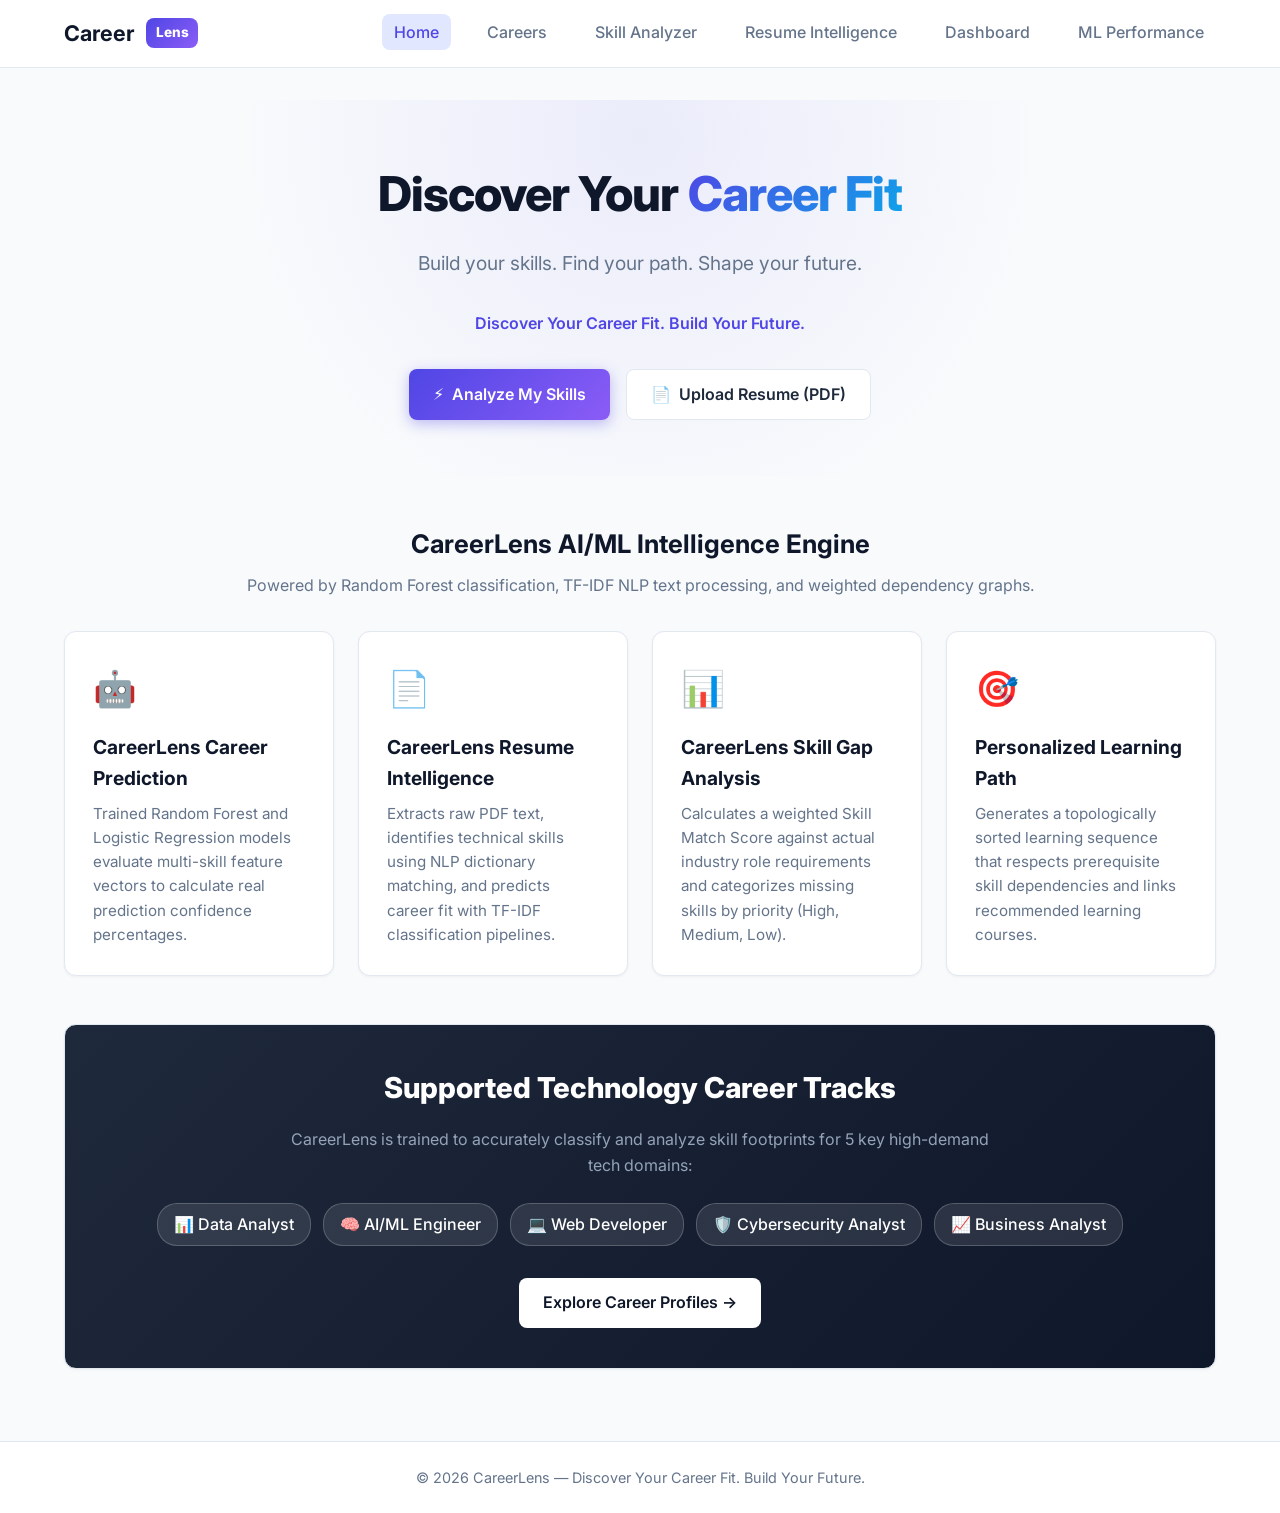
<file: frontend/index.html>
<!DOCTYPE html>
<html lang="en">
<head>
    <meta charset="UTF-8">
    <meta name="viewport" content="width=device-width, initial-scale=1.0">
    <title>CareerLens – AI Career Prediction & Skill Gap Analyzer</title>
    <meta name="description" content="CareerLens - Discover your career fit, analyze skill gaps, and build your personalized learning path powered by Machine Learning and NLP.">
    <link rel="stylesheet" href="css/style.css">
    <link rel="preconnect" href="https://fonts.googleapis.com">
    <link rel="preconnect" href="https://fonts.gstatic.com" crossorigin>
    <link href="https://fonts.googleapis.com/css2?family=Inter:wght@400;500;600;700;800&display=swap" rel="stylesheet">
</head>
<body>

    <!-- Header Navigation -->
    <nav class="navbar">
        <div class="nav-container">
            <a href="index.html" class="brand-logo">
                Career<span class="logo-badge">Lens</span>
            </a>
            <ul class="nav-links">
                <li><a href="index.html" class="nav-link active">Home</a></li>
                <li><a href="careers.html" class="nav-link">Careers</a></li>
                <li><a href="analyzer.html" class="nav-link">Skill Analyzer</a></li>
                <li><a href="resume.html" class="nav-link">Resume Intelligence</a></li>
                <li><a href="dashboard.html" class="nav-link">Dashboard</a></li>
                <li><a href="model-performance.html" class="nav-link">ML Performance</a></li>
            </ul>
        </div>
    </nav>

    <!-- Main Content Container -->
    <main class="main-content">

        <!-- Hero Section -->
        <section class="hero">
            <h1 class="hero-title">
                Discover Your <span class="hero-gradient">Career Fit</span>
            </h1>
            <p class="hero-sub">
                Build your skills. Find your path. Shape your future.
            </p>
            <div style="font-size: 1rem; font-weight: 600; color: var(--primary); margin-bottom: 2rem;">
                Discover Your Career Fit. Build Your Future.
            </div>
            <div class="hero-buttons">
                <a href="analyzer.html" class="btn btn-primary">
                    <span>⚡</span> Analyze My Skills
                </a>
                <a href="resume.html" class="btn btn-secondary">
                    <span>📄</span> Upload Resume (PDF)
                </a>
            </div>
        </section>

        <!-- Feature Highlights Grid -->
        <div class="section-header" style="text-align: center; margin-bottom: 2rem;">
            <h2 class="section-title">CareerLens AI/ML Intelligence Engine</h2>
            <p class="section-subtitle">Powered by Random Forest classification, TF-IDF NLP text processing, and weighted dependency graphs.</p>
        </div>

        <div class="features-grid">
            <div class="card feature-card">
                <div class="feature-icon">🤖</div>
                <h3 class="feature-title">CareerLens Career Prediction</h3>
                <p class="feature-desc">
                    Trained Random Forest and Logistic Regression models evaluate multi-skill feature vectors to calculate real prediction confidence percentages.
                </p>
            </div>

            <div class="card feature-card">
                <div class="feature-icon">📄</div>
                <h3 class="feature-title">CareerLens Resume Intelligence</h3>
                <p class="feature-desc">
                    Extracts raw PDF text, identifies technical skills using NLP dictionary matching, and predicts career fit with TF-IDF classification pipelines.
                </p>
            </div>

            <div class="card feature-card">
                <div class="feature-icon">📊</div>
                <h3 class="feature-title">CareerLens Skill Gap Analysis</h3>
                <p class="feature-desc">
                    Calculates a weighted Skill Match Score against actual industry role requirements and categorizes missing skills by priority (High, Medium, Low).
                </p>
            </div>

            <div class="card feature-card">
                <div class="feature-icon">🎯</div>
                <h3 class="feature-title">Personalized Learning Path</h3>
                <p class="feature-desc">
                    Generates a topologically sorted learning sequence that respects prerequisite skill dependencies and links recommended learning courses.
                </p>
            </div>
        </div>

        <!-- Target Careers Banner -->
        <div class="card" style="background: linear-gradient(135deg, #1e293b, #0f172a); color: white; margin-bottom: 2.5rem; text-align: center; padding: 2.5rem;">
            <h2 style="font-size: 1.8rem; font-weight: 800; margin-bottom: 1rem;">Supported Technology Career Tracks</h2>
            <p style="color: #94a3b8; max-width: 700px; margin: 0 auto 1.5rem auto;">
                CareerLens is trained to accurately classify and analyze skill footprints for 5 key high-demand tech domains:
            </p>
            <div style="display: flex; flex-wrap: wrap; justify-content: center; gap: 0.75rem;">
                <span class="skill-tag" style="background: rgba(255,255,255,0.1); color: white; border-color: rgba(255,255,255,0.2); font-size: 1rem; padding: 0.5rem 1rem;">📊 Data Analyst</span>
                <span class="skill-tag" style="background: rgba(255,255,255,0.1); color: white; border-color: rgba(255,255,255,0.2); font-size: 1rem; padding: 0.5rem 1rem;">🧠 AI/ML Engineer</span>
                <span class="skill-tag" style="background: rgba(255,255,255,0.1); color: white; border-color: rgba(255,255,255,0.2); font-size: 1rem; padding: 0.5rem 1rem;">💻 Web Developer</span>
                <span class="skill-tag" style="background: rgba(255,255,255,0.1); color: white; border-color: rgba(255,255,255,0.2); font-size: 1rem; padding: 0.5rem 1rem;">🛡️ Cybersecurity Analyst</span>
                <span class="skill-tag" style="background: rgba(255,255,255,0.1); color: white; border-color: rgba(255,255,255,0.2); font-size: 1rem; padding: 0.5rem 1rem;">📈 Business Analyst</span>
            </div>
            <div style="margin-top: 2rem;">
                <a href="careers.html" class="btn btn-primary" style="background: white; color: var(--dark); box-shadow: none;">Explore Career Profiles →</a>
            </div>
        </div>

    </main>

    <!-- Footer -->
    <footer class="footer">
        <p>© 2026 CareerLens — Discover Your Career Fit. Build Your Future.</p>
    </footer>

    <script src="js/app.js"></script>
</body>
</html>
</file>
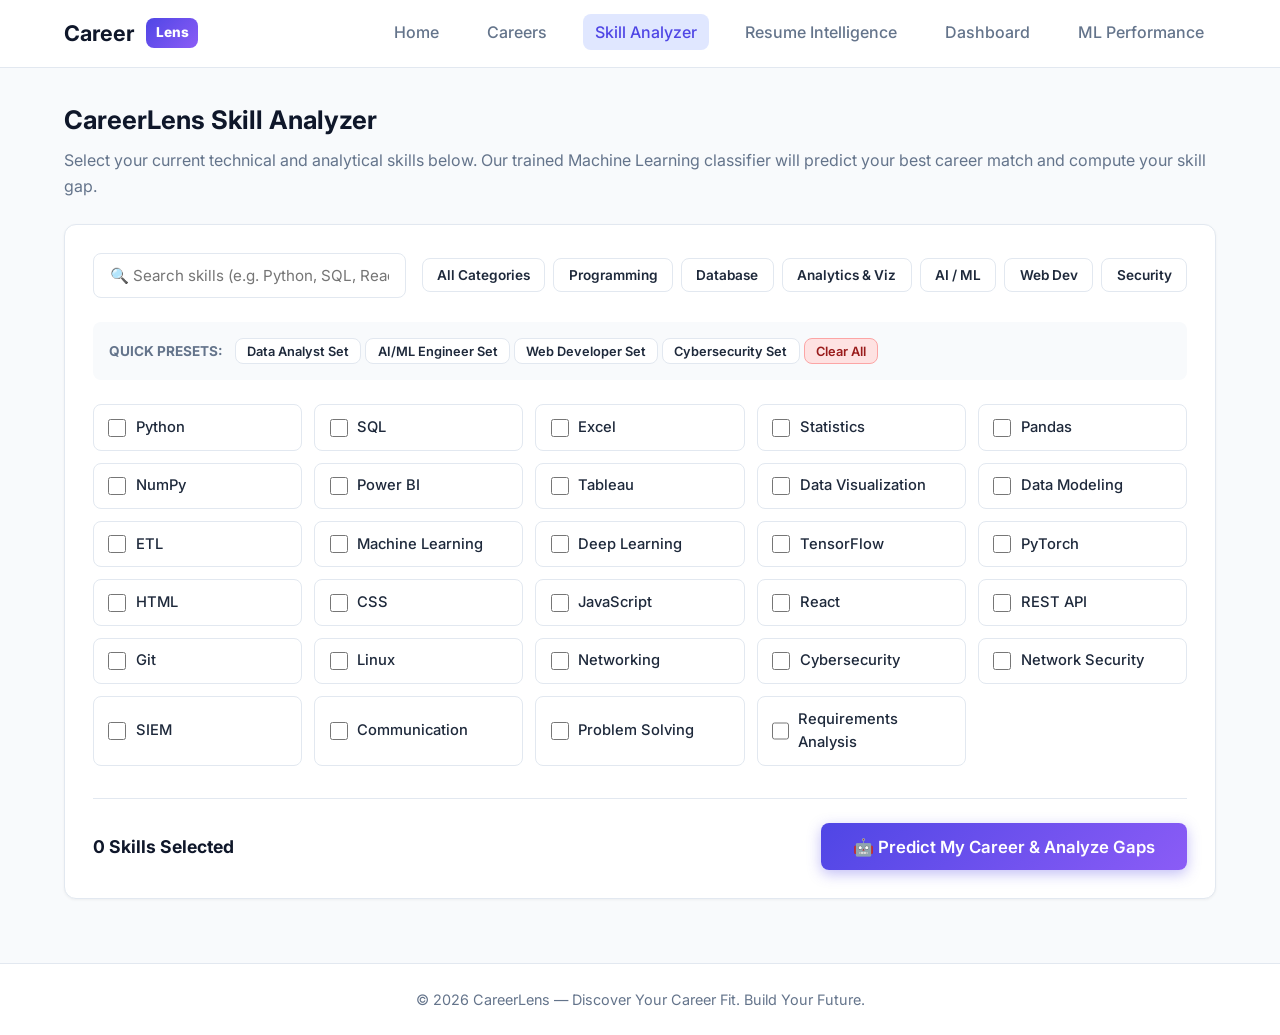
<file: frontend/analyzer.html>
<!DOCTYPE html>
<html lang="en">
<head>
    <meta charset="UTF-8">
    <meta name="viewport" content="width=device-width, initial-scale=1.0">
    <title>Skill Analyzer - CareerLens</title>
    <meta name="description" content="CareerLens Skill Analyzer - Select your skills to predict your career match and calculate skill gaps.">
    <link rel="stylesheet" href="css/style.css">
    <link rel="preconnect" href="https://fonts.googleapis.com">
    <link rel="preconnect" href="https://fonts.gstatic.com" crossorigin>
    <link href="https://fonts.googleapis.com/css2?family=Inter:wght@400;500;600;700;800&display=swap" rel="stylesheet">
</head>
<body>

    <!-- Header Navigation -->
    <nav class="navbar">
        <div class="nav-container">
            <a href="index.html" class="brand-logo">
                Career<span class="logo-badge">Lens</span>
            </a>
            <ul class="nav-links">
                <li><a href="index.html" class="nav-link">Home</a></li>
                <li><a href="careers.html" class="nav-link">Careers</a></li>
                <li><a href="analyzer.html" class="nav-link active">Skill Analyzer</a></li>
                <li><a href="resume.html" class="nav-link">Resume Intelligence</a></li>
                <li><a href="dashboard.html" class="nav-link">Dashboard</a></li>
                <li><a href="model-performance.html" class="nav-link">ML Performance</a></li>
            </ul>
        </div>
    </nav>

    <!-- Main Content -->
    <main class="main-content">
        <div class="section-header">
            <h1 class="section-title">CareerLens Skill Analyzer</h1>
            <p class="section-subtitle">Select your current technical and analytical skills below. Our trained Machine Learning classifier will predict your best career match and compute your skill gap.</p>
        </div>

        <div class="card" style="margin-bottom: 2rem;">
            <!-- Controls Bar: Search & Category Filter -->
            <div style="display: flex; flex-wrap: wrap; gap: 1rem; align-items: center; justify-content: space-between; margin-bottom: 1.5rem;">
                <div style="flex: 1; min-width: 250px;">
                    <input type="text" id="skill-search-input" placeholder="🔍 Search skills (e.g. Python, SQL, React)..." 
                           style="width: 100%; padding: 0.75rem 1rem; border-radius: var(--radius-sm); border: 1px solid var(--border-color); font-size: 0.95rem; outline: none;">
                </div>
                <div style="display: flex; gap: 0.5rem; flex-wrap: wrap;" id="category-filter-buttons">
                    <button class="btn btn-secondary category-btn active-cat" data-cat="ALL" style="padding: 0.5rem 0.9rem; font-size: 0.85rem;">All Categories</button>
                    <button class="btn btn-secondary category-btn" data-cat="Programming" style="padding: 0.5rem 0.9rem; font-size: 0.85rem;">Programming</button>
                    <button class="btn btn-secondary category-btn" data-cat="Database" style="padding: 0.5rem 0.9rem; font-size: 0.85rem;">Database</button>
                    <button class="btn btn-secondary category-btn" data-cat="Analytics" style="padding: 0.5rem 0.9rem; font-size: 0.85rem;">Analytics & Viz</button>
                    <button class="btn btn-secondary category-btn" data-cat="AI" style="padding: 0.5rem 0.9rem; font-size: 0.85rem;">AI / ML</button>
                    <button class="btn btn-secondary category-btn" data-cat="Web Development" style="padding: 0.5rem 0.9rem; font-size: 0.85rem;">Web Dev</button>
                    <button class="btn btn-secondary category-btn" data-cat="Security" style="padding: 0.5rem 0.9rem; font-size: 0.85rem;">Security</button>
                </div>
            </div>

            <!-- Quick Preset Chips -->
            <div style="margin-bottom: 1.5rem; padding: 1rem; background: var(--light-bg); border-radius: var(--radius-sm);">
                <span style="font-size: 0.85rem; font-weight: 700; color: var(--text-muted); text-transform: uppercase; margin-right: 0.5rem;">Quick Presets:</span>
                <button class="btn btn-secondary preset-btn" data-preset="da" style="padding: 0.3rem 0.7rem; font-size: 0.8rem;">Data Analyst Set</button>
                <button class="btn btn-secondary preset-btn" data-preset="ml" style="padding: 0.3rem 0.7rem; font-size: 0.8rem;">AI/ML Engineer Set</button>
                <button class="btn btn-secondary preset-btn" data-preset="web" style="padding: 0.3rem 0.7rem; font-size: 0.8rem;">Web Developer Set</button>
                <button class="btn btn-secondary preset-btn" data-preset="sec" style="padding: 0.3rem 0.7rem; font-size: 0.8rem;">Cybersecurity Set</button>
                <button class="btn btn-secondary preset-btn" data-preset="clear" style="padding: 0.3rem 0.7rem; font-size: 0.8rem; background: #fee2e2; color: #991b1b; border-color: #fca5a5;">Clear All</button>
            </div>

            <!-- Skills Checkbox Selector Grid -->
            <div id="skills-checkbox-grid" class="skill-selector-grid">
                <!-- Checkboxes populated by JS -->
            </div>

            <!-- Selected Skills Footer Bar -->
            <div style="margin-top: 2rem; padding-top: 1.5rem; border-top: 1px solid var(--border-color); display: flex; align-items: center; justify-content: space-between; flex-wrap: wrap; gap: 1rem;">
                <div>
                    <span style="font-size: 1.1rem; font-weight: 700; color: var(--dark);" id="selected-skills-counter">0 Skills Selected</span>
                </div>
                <button id="btn-predict-career" class="btn btn-primary" style="padding: 0.85rem 2rem; font-size: 1.05rem;">
                    🤖 Predict My Career & Analyze Gaps
                </button>
            </div>
        </div>
    </main>

    <footer class="footer">
        <p>© 2026 CareerLens — Discover Your Career Fit. Build Your Future.</p>
    </footer>

    <script src="js/app.js"></script>
    <script src="js/analyzer.js"></script>
</body>
</html>
</file>
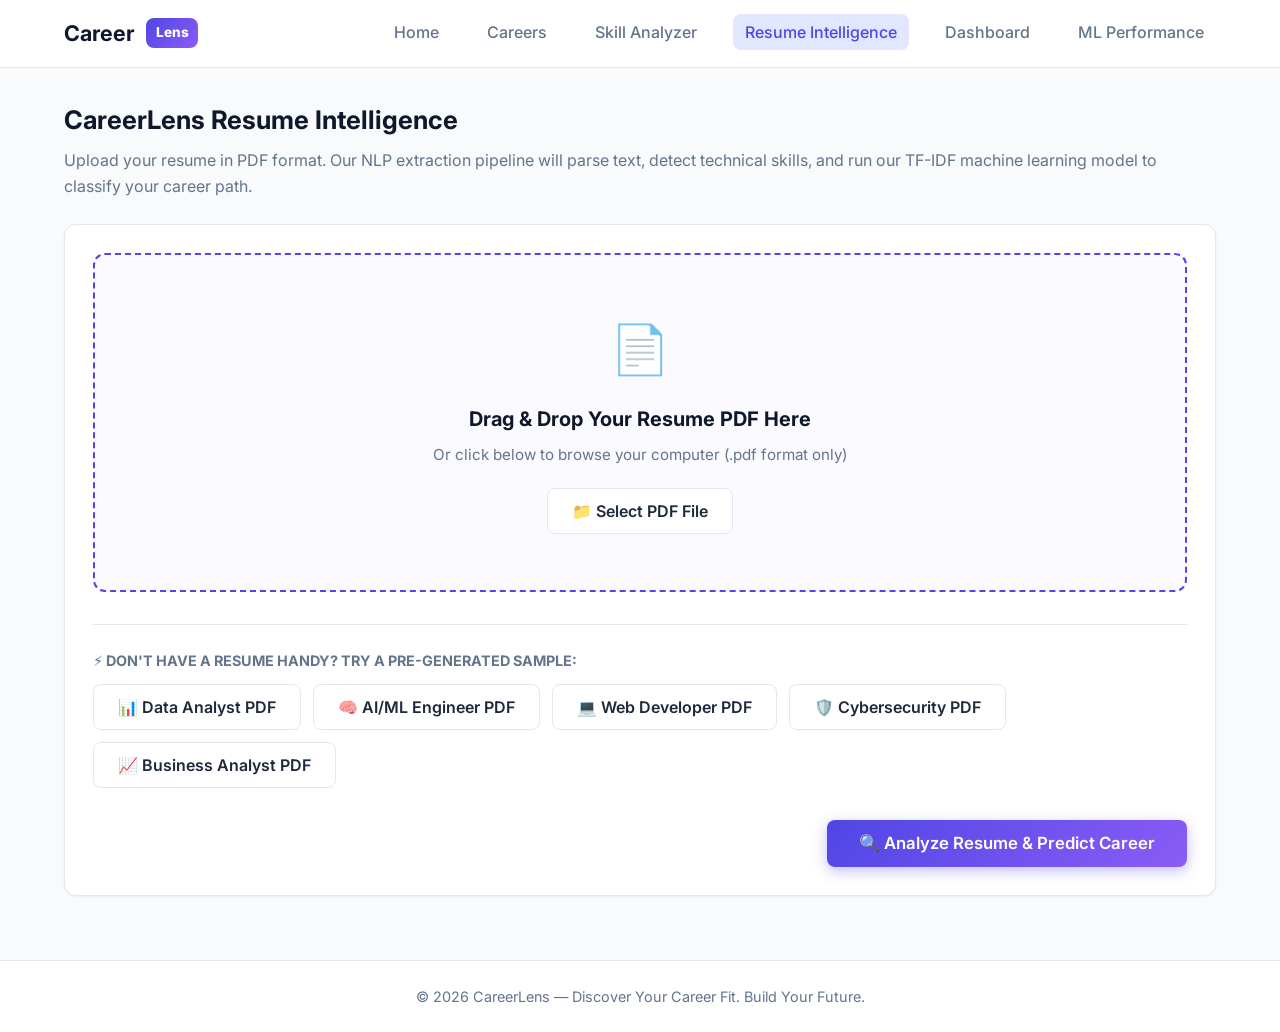
<file: frontend/resume.html>
<!DOCTYPE html>
<html lang="en">
<head>
    <meta charset="UTF-8">
    <meta name="viewport" content="width=device-width, initial-scale=1.0">
    <title>CareerLens Resume Intelligence</title>
    <meta name="description" content="CareerLens Resume Intelligence - Upload your resume in PDF format to extract skills and predict career fit using NLP machine learning.">
    <link rel="stylesheet" href="css/style.css">
    <link rel="preconnect" href="https://fonts.googleapis.com">
    <link rel="preconnect" href="https://fonts.gstatic.com" crossorigin>
    <link href="https://fonts.googleapis.com/css2?family=Inter:wght@400;500;600;700;800&display=swap" rel="stylesheet">
</head>
<body>

    <!-- Header Navigation -->
    <nav class="navbar">
        <div class="nav-container">
            <a href="index.html" class="brand-logo">
                Career<span class="logo-badge">Lens</span>
            </a>
            <ul class="nav-links">
                <li><a href="index.html" class="nav-link">Home</a></li>
                <li><a href="careers.html" class="nav-link">Careers</a></li>
                <li><a href="analyzer.html" class="nav-link">Skill Analyzer</a></li>
                <li><a href="resume.html" class="nav-link active">Resume Intelligence</a></li>
                <li><a href="dashboard.html" class="nav-link">Dashboard</a></li>
                <li><a href="model-performance.html" class="nav-link">ML Performance</a></li>
            </ul>
        </div>
    </nav>

    <!-- Main Content -->
    <main class="main-content">
        <div class="section-header">
            <h1 class="section-title">CareerLens Resume Intelligence</h1>
            <p class="section-subtitle">Upload your resume in PDF format. Our NLP extraction pipeline will parse text, detect technical skills, and run our TF-IDF machine learning model to classify your career path.</p>
        </div>

        <div class="card" style="margin-bottom: 2rem;">
            <!-- File Drag and Drop Dropzone -->
            <div id="pdf-dropzone" class="dropzone">
                <div class="dropzone-icon">📄</div>
                <h3 style="font-size: 1.25rem; font-weight: 700; color: var(--dark); margin-bottom: 0.5rem;">
                    Drag & Drop Your Resume PDF Here
                </h3>
                <p style="color: var(--text-muted); font-size: 0.95rem; margin-bottom: 1.25rem;">
                    Or click below to browse your computer (.pdf format only)
                </p>
                <input type="file" id="pdf-file-input" accept=".pdf" style="display: none;">
                <button type="button" class="btn btn-secondary" onclick="document.getElementById('pdf-file-input').click()">
                    📁 Select PDF File
                </button>
            </div>

            <!-- Upload File Status Box -->
            <div id="file-info-box" style="display: none; margin-top: 1.5rem; padding: 1.25rem; background: #ecfdf5; border: 1px solid #a7f3d0; border-radius: var(--radius-sm); justify-content: space-between; align-items: center;">
                <div style="display: flex; align-items: center; gap: 0.75rem;">
                    <span style="font-size: 1.8rem; color: #059669;">✓</span>
                    <div>
                        <div id="uploaded-filename" style="font-weight: 700; color: #065f46; font-size: 1rem;">resume.pdf</div>
                        <div id="uploaded-filesize" style="font-size: 0.85rem; color: #047857;">124 KB</div>
                    </div>
                </div>
                <button id="btn-remove-file" class="btn btn-secondary" style="padding: 0.4rem 0.8rem; font-size: 0.85rem; background: white; color: #991b1b; border-color: #fca5a5;">
                    Change File
                </button>
            </div>

            <!-- Sample Resume Pre-load Quick Test Cards -->
            <div style="margin-top: 2rem; padding-top: 1.5rem; border-top: 1px solid var(--border-color);">
                <div style="font-size: 0.9rem; font-weight: 700; color: var(--text-muted); text-transform: uppercase; margin-bottom: 0.75rem;">
                    ⚡ Don't have a resume handy? Try a pre-generated sample:
                </div>
                <div style="display: flex; flex-wrap: wrap; gap: 0.75rem;">
                    <button class="btn btn-secondary sample-resume-btn" data-file="data_analyst_resume.pdf">📊 Data Analyst PDF</button>
                    <button class="btn btn-secondary sample-resume-btn" data-file="aiml_engineer_resume.pdf">🧠 AI/ML Engineer PDF</button>
                    <button class="btn btn-secondary sample-resume-btn" data-file="web_developer_resume.pdf">💻 Web Developer PDF</button>
                    <button class="btn btn-secondary sample-resume-btn" data-file="cybersecurity_resume.pdf">🛡️ Cybersecurity PDF</button>
                    <button class="btn btn-secondary sample-resume-btn" data-file="business_analyst_resume.pdf">📈 Business Analyst PDF</button>
                </div>
            </div>

            <!-- Submit Button -->
            <div style="margin-top: 2rem; text-align: right;">
                <button id="btn-analyze-resume" class="btn btn-primary" style="padding: 0.85rem 2rem; font-size: 1.05rem;" disabled>
                    🔍 Analyze Resume & Predict Career
                </button>
            </div>
        </div>
    </main>

    <footer class="footer">
        <p>© 2026 CareerLens — Discover Your Career Fit. Build Your Future.</p>
    </footer>

    <script src="js/app.js"></script>
    <script src="js/resume.js"></script>
</body>
</html>
</file>
<file: frontend/css/style.css>
/* SkillGap ML - Modern Technology Theme CSS Design System */
:root {
    --primary: #4f46e5;
    --primary-hover: #4338ca;
    --primary-light: #e0e7ff;
    --secondary: #0ea5e9;
    --accent: #8b5cf6;
    --dark: #0f172a;
    --dark-surface: #1e293b;
    --light-bg: #f8fafc;
    --card-bg: #ffffff;
    --border-color: #e2e8f0;
    --text-main: #1e293b;
    --text-muted: #64748b;
    --text-light: #94a3b8;
    
    --priority-high: #ef4444;
    --priority-high-bg: #fef2f2;
    --priority-med: #f59e0b;
    --priority-med-bg: #fffbe completed;
    --priority-med-bg-actual: #fffbeb;
    --priority-low: #10b981;
    --priority-low-bg: #ecfdf5;

    --shadow-sm: 0 1px 3px rgba(0,0,0,0.05);
    --shadow-md: 0 4px 6px -1px rgba(0,0,0,0.1), 0 2px 4px -1px rgba(0,0,0,0.06);
    --shadow-lg: 0 10px 25px -5px rgba(79, 70, 229, 0.1), 0 8px 10px -6px rgba(0,0,0,0.05);
    --radius: 12px;
    --radius-sm: 8px;
    --transition: all 0.25s ease-in-out;
}

* {
    margin: 0;
    padding: 0;
    box-sizing: border-box;
    font-family: 'Inter', system-ui, -apple-system, BlinkMacSystemFont, 'Segoe UI', Roboto, Oxygen, Ubuntu, Cantarell, sans-serif;
}

body {
    background-color: var(--light-bg);
    color: var(--text-main);
    line-height: 1.6;
    min-height: 100vh;
    display: flex;
    flex-direction: column;
}

a {
    color: var(--primary);
    text-decoration: none;
    transition: var(--transition);
}

a:hover {
    color: var(--primary-hover);
}

/* Header Navbar */
.navbar {
    background-color: rgba(255, 255, 255, 0.95);
    backdrop-filter: blur(10px);
    border-bottom: 1px solid var(--border-color);
    position: sticky;
    top: 0;
    z-index: 1000;
}

.nav-container {
    max-width: 1200px;
    margin: 0 auto;
    padding: 1rem 1.5rem;
    display: flex;
    align-items: center;
    justify-content: space-between;
}

.brand-logo {
    display: flex;
    align-items: center;
    gap: 0.75rem;
    font-size: 1.35rem;
    font-weight: 700;
    color: var(--dark);
}

.logo-badge {
    background: linear-gradient(135deg, var(--primary), var(--accent));
    color: white;
    padding: 0.25rem 0.6rem;
    border-radius: var(--radius-sm);
    font-size: 0.85rem;
    font-weight: 800;
}

.nav-links {
    display: flex;
    gap: 1.5rem;
    list-style: none;
}

.nav-link {
    color: var(--text-muted);
    font-weight: 500;
    padding: 0.5rem 0.75rem;
    border-radius: var(--radius-sm);
    transition: var(--transition);
}

.nav-link:hover, .nav-link.active {
    color: var(--primary);
    background-color: var(--primary-light);
}

/* Main Layout */
.main-content {
    flex: 1;
    max-width: 1200px;
    width: 100%;
    margin: 0 auto;
    padding: 2rem 1.5rem;
}

/* Utility Containers & Cards */
.card {
    background: var(--card-bg);
    border: 1px solid var(--border-color);
    border-radius: var(--radius);
    padding: 1.75rem;
    box-shadow: var(--shadow-sm);
    transition: var(--transition);
}

.card:hover {
    box-shadow: var(--shadow-md);
}

.section-title {
    font-size: 1.6rem;
    font-weight: 700;
    color: var(--dark);
    margin-bottom: 0.5rem;
}

.section-subtitle {
    color: var(--text-muted);
    margin-bottom: 1.5rem;
    font-size: 1rem;
}

/* Buttons */
.btn {
    display: inline-flex;
    align-items: center;
    justify-content: center;
    gap: 0.5rem;
    padding: 0.75rem 1.5rem;
    font-size: 1rem;
    font-weight: 600;
    border-radius: var(--radius-sm);
    border: none;
    cursor: pointer;
    transition: var(--transition);
    text-align: center;
}

.btn-primary {
    background: linear-gradient(135deg, var(--primary), var(--accent));
    color: white;
    box-shadow: 0 4px 14px rgba(79, 70, 229, 0.35);
}

.btn-primary:hover {
    transform: translateY(-2px);
    box-shadow: 0 6px 20px rgba(79, 70, 229, 0.45);
    color: white;
}

.btn-secondary {
    background: white;
    color: var(--text-main);
    border: 1px solid var(--border-color);
}

.btn-secondary:hover {
    background: var(--light-bg);
    border-color: var(--text-muted);
}

/* Hero Section */
.hero {
    text-align: center;
    padding: 3.5rem 1.5rem;
    background: radial-gradient(circle at 50% 10%, rgba(79, 70, 229, 0.08) 0%, transparent 60%);
    border-radius: var(--radius);
    margin-bottom: 3rem;
}

.hero-title {
    font-size: 3rem;
    font-weight: 800;
    color: var(--dark);
    margin-bottom: 1rem;
    letter-spacing: -0.02em;
}

.hero-gradient {
    background: linear-gradient(135deg, var(--primary), var(--secondary));
    -webkit-background-clip: text;
    -webkit-text-fill-color: transparent;
}

.hero-sub {
    font-size: 1.2rem;
    color: var(--text-muted);
    max-width: 700px;
    margin: 0 auto 2rem auto;
}

.hero-buttons {
    display: flex;
    justify-content: center;
    gap: 1rem;
}

/* Features Grid */
.features-grid {
    display: grid;
    grid-template-columns: repeat(auto-fit, minmax(260px, 1fr));
    gap: 1.5rem;
    margin-bottom: 3rem;
}

.feature-card {
    text-align: left;
    padding: 1.75rem;
}

.feature-icon {
    font-size: 2.2rem;
    margin-bottom: 1rem;
}

.feature-title {
    font-size: 1.2rem;
    font-weight: 700;
    margin-bottom: 0.5rem;
    color: var(--dark);
}

.feature-desc {
    color: var(--text-muted);
    font-size: 0.95rem;
}

/* Stat Cards (Dashboard) */
.stat-grid {
    display: grid;
    grid-template-columns: repeat(auto-fit, minmax(220px, 1fr));
    gap: 1.25rem;
    margin-bottom: 2rem;
}

.stat-card {
    background: white;
    border-radius: var(--radius);
    padding: 1.5rem;
    border: 1px solid var(--border-color);
    box-shadow: var(--shadow-sm);
    display: flex;
    flex-direction: column;
}

.stat-label {
    font-size: 0.85rem;
    font-weight: 600;
    text-transform: uppercase;
    color: var(--text-muted);
    letter-spacing: 0.05em;
    margin-bottom: 0.5rem;
}

.stat-value {
    font-size: 2.2rem;
    font-weight: 800;
    color: var(--dark);
}

.stat-desc {
    font-size: 0.85rem;
    color: var(--text-light);
    margin-top: 0.25rem;
}

/* Explanation Badge */
.explanation-callout {
    background: #eef2ff;
    border-left: 4px solid var(--primary);
    padding: 1rem 1.25rem;
    border-radius: 0 var(--radius-sm) var(--radius-sm) 0;
    margin-bottom: 2rem;
    font-size: 0.92rem;
    color: #3730a3;
}

/* Skill Tags & Badges */
.skill-list {
    display: flex;
    flex-wrap: wrap;
    gap: 0.5rem;
    margin-top: 0.75rem;
}

.skill-tag {
    background: var(--light-bg);
    border: 1px solid var(--border-color);
    color: var(--text-main);
    padding: 0.4rem 0.8rem;
    border-radius: 20px;
    font-size: 0.88rem;
    font-weight: 500;
    display: inline-flex;
    align-items: center;
    gap: 0.4rem;
    transition: var(--transition);
}

.skill-tag.matched {
    background: #ecfdf5;
    border-color: #a7f3d0;
    color: #065f46;
}

.priority-card {
    border-radius: var(--radius-sm);
    padding: 1rem 1.25rem;
    margin-bottom: 0.75rem;
    display: flex;
    align-items: center;
    justify-content: space-between;
    border: 1px solid var(--border-color);
}

.priority-high {
    background: var(--priority-high-bg);
    border-color: #fecaca;
    color: #991b1b;
}

.priority-medium {
    background: var(--priority-med-bg-actual);
    border-color: #fde68a;
    color: #92400e;
}

.priority-low {
    background: var(--priority-low-bg);
    border-color: #a7f3d0;
    color: #065f46;
}

/* Charts Grid */
.charts-grid {
    display: grid;
    grid-template-columns: repeat(auto-fit, minmax(320px, 1fr));
    gap: 1.5rem;
    margin-bottom: 2.5rem;
}

.chart-card {
    background: white;
    border-radius: var(--radius);
    padding: 1.5rem;
    border: 1px solid var(--border-color);
    position: relative;

}

.chart-container {
    position: relative;
    height: 260px;
    width: 100%;
}

/* Connected Timeline Learning Path */
.learning-path-timeline {
    display: flex;
    flex-direction: column;
    gap: 1rem;
    position: relative;
    margin-top: 1.5rem;
}

.timeline-node {
    display: flex;
    gap: 1.25rem;
    background: white;
    border: 1px solid var(--border-color);
    border-radius: var(--radius);
    padding: 1.25rem;
    position: relative;
}

.timeline-number {
    width: 42px;
    height: 42px;
    border-radius: 50%;
    background: linear-gradient(135deg, var(--primary), var(--accent));
    color: white;
    font-weight: 700;
    font-size: 1.1rem;
    display: flex;
    align-items: center;
    justify-content: center;
    flex-shrink: 0;
}

.timeline-content {
    flex: 1;
}

.timeline-header {
    display: flex;
    justify-content: space-between;
    align-items: center;
    margin-bottom: 0.4rem;
}

.timeline-title {
    font-weight: 700;
    font-size: 1.1rem;
    color: var(--dark);
}

.timeline-resource {
    background: var(--light-bg);
    border-radius: var(--radius-sm);
    padding: 0.75rem;
    margin-top: 0.75rem;
    font-size: 0.9rem;
    border-left: 3px solid var(--secondary);
}

/* File Dropzone */
.dropzone {
    border: 2px dashed var(--primary);
    background: rgba(79, 70, 229, 0.02);
    border-radius: var(--radius);
    padding: 3.5rem 2rem;
    text-align: center;
    cursor: pointer;
    transition: var(--transition);
}

.dropzone:hover, .dropzone.dragover {
    background: rgba(79, 70, 229, 0.08);
    border-color: var(--primary-hover);
}

.dropzone-icon {
    font-size: 3rem;
    color: var(--primary);
    margin-bottom: 1rem;
}

/* Skill Selection Checkboxes */
.skill-selector-grid {
    display: grid;
    grid-template-columns: repeat(auto-fill, minmax(180px, 1fr));
    gap: 0.75rem;
    margin-top: 1rem;

}

.skill-checkbox-item {
    display: flex;
    align-items: center;
    gap: 0.6rem;
    background: white;
    border: 1px solid var(--border-color);
    padding: 0.65rem 0.9rem;
    border-radius: var(--radius-sm);
    cursor: pointer;
    user-select: none;
    transition: var(--transition);
}

.skill-checkbox-item:hover {
    border-color: var(--primary);
}

.skill-checkbox-item input[type="checkbox"] {
    width: 18px;
    height: 18px;
    accent-color: var(--primary);
    cursor: pointer;
}

/* Footer */
.footer {
    background: white;
    border-top: 1px solid var(--border-color);
    padding: 1.5rem;
    text-align: center;
    color: var(--text-muted);
    font-size: 0.9rem;
    margin-top: auto;
}

/* Loading & Toast Notifications */
.loading-overlay {
    display: none;
    position: fixed;
    top: 0; left: 0; right: 0; bottom: 0;
    background: rgba(15, 23, 42, 0.6);
    backdrop-filter: blur(4px);
    z-index: 2000;
    align-items: center;
    justify-content: center;
    flex-direction: column;
    color: white;
}

.loading-spinner {
    width: 50px;
    height: 50px;
    border: 5px solid rgba(255,255,255,0.3);
    border-top-color: white;
    border-radius: 50%;
    animation: spin 1s infinite linear;
    margin-bottom: 1rem;
}

@keyframes spin {
    0% { transform: rotate(0deg); }
    100% { transform: rotate(360deg); }
}

@media (max-width: 768px) {
    .hero-title { font-size: 2.2rem; }
    .nav-links { gap: 0.75rem; font-size: 0.9rem; }
}
</file>
